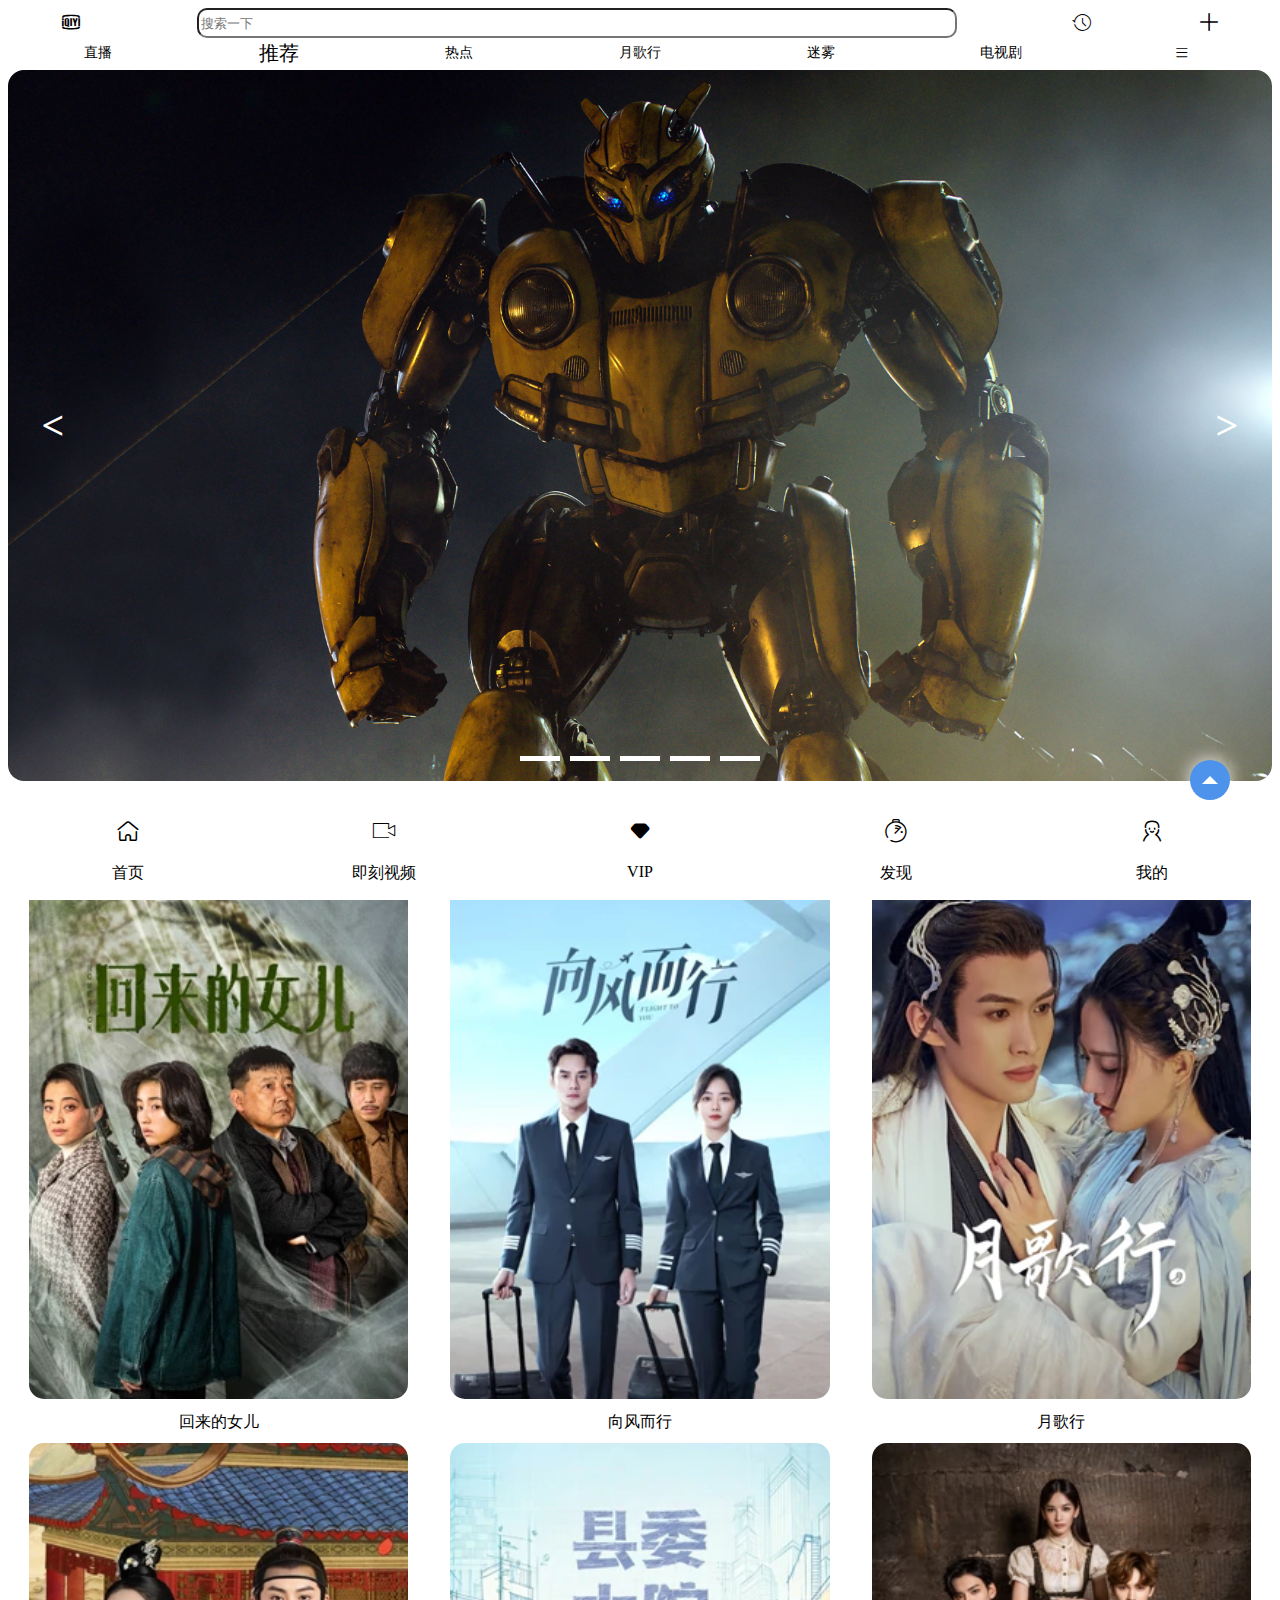
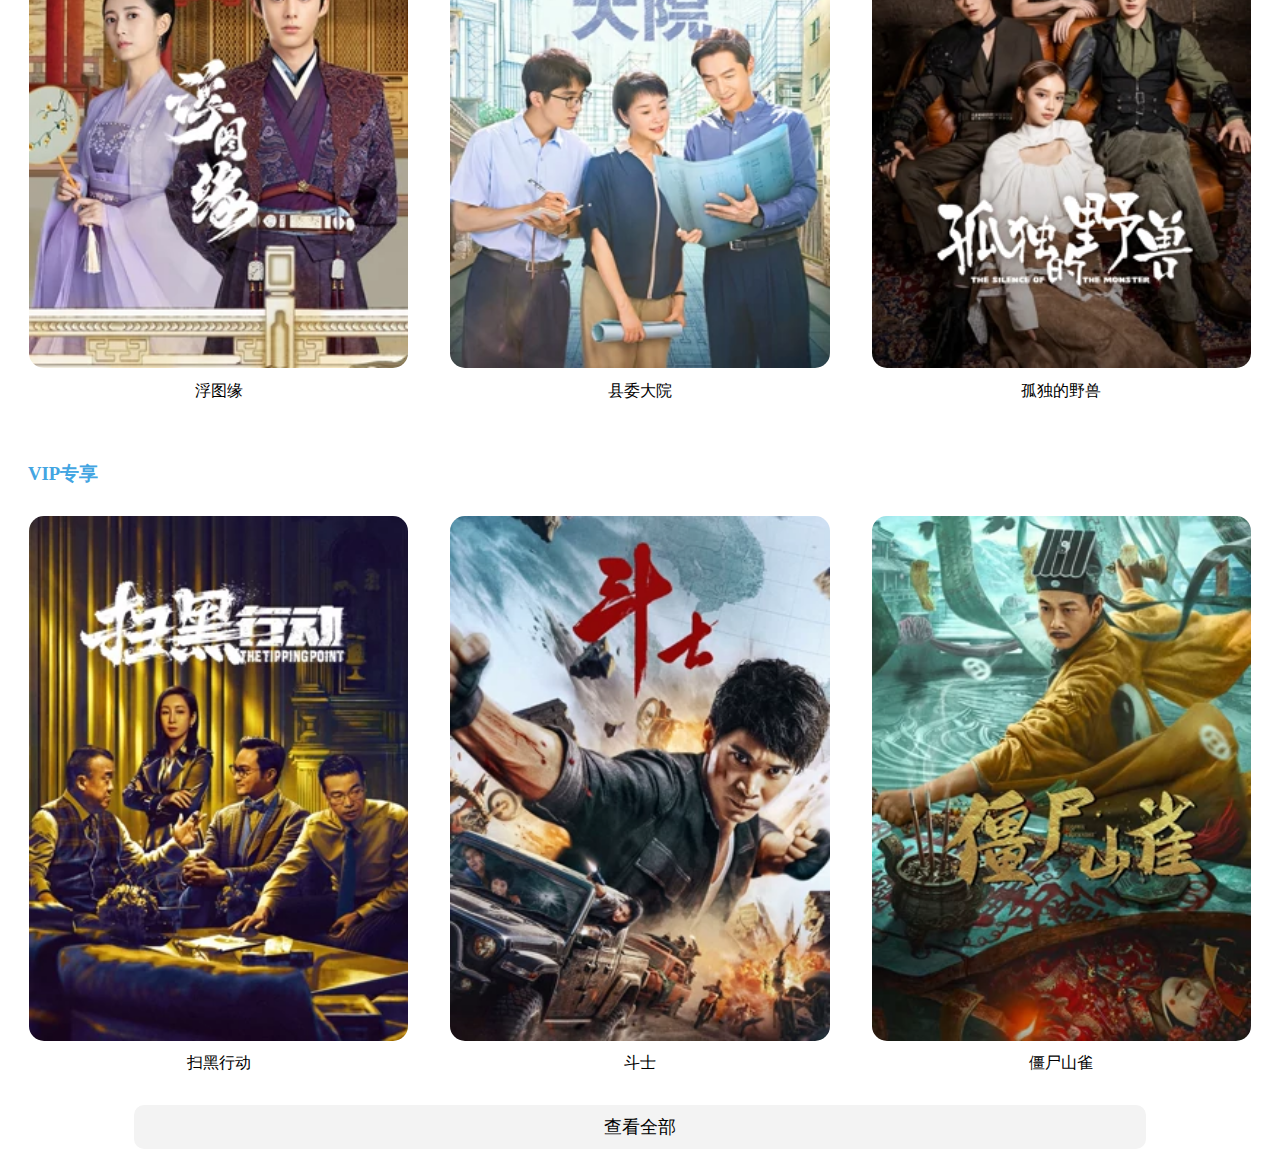
<file: index.html>
<!-- 主页 -->
<!DOCTYPE html>
<html lang="en">
<head>
    <meta charset="UTF-8">
    <meta http-equiv="X-UA-Compatible" content="IE=edge">
    <meta name="viewport" content="width=device-width, initial-scale=1.0">
    <title>20001030314王浩然</title>

    <link rel="stylesheet" type="text/css" href="/css/home.css">
    <link rel="stylesheet" type="text/css" href="/css/iconfont/iconfont.css">

    

</head>
<body>
    <!--上导航-->
    <div id="top">

        <ul id="tn">
            <li>
                <a href="index.html">
                    <span class="iconfont icon-changyonglogo32"></span>
                </a>
            </li>
            <li class="search">
                    <input type="text" placeholder="搜索一下"> 
            </li>
            <li>
                <span class="iconfont icon-lishijilu_o"></span>
            </li>
            <li>
                <span class="iconfont icon-add"></span>
            </li>
        </ul>

    </div>
<!--副首标题-->
    <div class="tap">
        <div class="tt">
            <span>直播</span>
            <span class="cur">推荐</span>
            <span>热点</span>
            <span>月歌行</span>
            <span>迷雾</span>
            <span>电视剧</span>
            <span class="iconfont iconfont icon-31liebiao"></span>
        </div>
    <!--轮播图-->
        <div class="carousel">
            <div class="container">
                <img src="/img/bxjg.jpg" alt="">
                <img src="/img/car.jpg" alt="">
                <img src="/img/dongman1.jpg" alt="">
                <img src="/img/dongman2.jpg" alt="">
                <img src="/img/fcz.jpg" alt="">
            </div>
            <div class="shift">
                <div class="btn1 left" onclick="leftShift()">&lt;</div>
                <div class="btn1 right" onclick="rightShift()">&gt;</div>
            </div>

            <div class="bottom">
                <div class="indicator" onclick="setIndex(0)"></div>
                <div class="indicator" onclick="setIndex(1)"></div>
                <div class="indicator" onclick="setIndex(2)"></div>
                <div class="indicator" onclick="setIndex(3)"></div>
                <div class="indicator" onclick="setIndex(4)"></div>
            </div>
        </div>
    
        <script>
            //显示的图片下标
            let index = 0
            
            function refrech() {
            
            if(index<0){
                //下标小于0时 设置最右边图片
                index=4
            } else if(index > 4){
                //下标超过上限 设置最左边图片
                index = 0
            }

            //获取轮播元素
            let carousel = document.querySelector(".carousel")

            //获取轮播框宽度
            let width = getComputedStyle(carousel).width
            width = Number(width.slice(0,-2))

            carousel.querySelector(".container").style.left=
                index * width *-1 +"px"
            }

            let refrechWrapper = (func) => {
                //refresh装饰器
                return function (...args) {
                    let result = func(...args)
                    refrech()
                    return result
                }
            }

            function leftShift() {
                index--
                refrech()
            }

            function rightShift() {
                index++
                refrech()
            }

            function setIndex(idx){
                index=idx
                refrech()
            }

            refrech()
        </script>
<!--回答首部-->
        <div class="btn">
            <div class="oo"></div>
        </div>

        <script>
            var btn = document.getElementsByClassName("btn")[0];
            window.onscroll = function(){
                var top = document.documentElement.scrollTop;
                top > 300 ? btn.style.right="20px": btn.style.right="-50px"
            }
            btn.onclick = function(){
                var settime =  setInterval(() => {
                    var top =  document.documentElement.scrollTop;
                    top > 0 ? document.documentElement.scrollTop = top -50 : clearInterval(settime);
                }, 2);
            }
        </script>

        <!--首内容-->

        <div class="new">
            <h3>新剧集抢先看</h3>
            <div class="card">
                <div class="x">
                    <img src="/img/find/1.png" alt=""></a>
                    <span>回来的女儿</span>
                </div>
                <div class="x">
                    <img src="/img/find/2.png" alt="">
                    <span>向风而行</span>
                </div>
                <div class="x">
                    <img src="/img/find/3.png" alt="">
                    <span>月歌行</span>
                </div>
                <div class="x">
                    <img src="/img/find/4.png" alt="">
                    <span>浮图缘</span>
                </div>
                <div class="x">
                    <img src="/img/find/5.png" alt="">
                    <span>县委大院</span>
                </div>
                <div class="x">
                    <img src="/img/find/6.png" alt="">
                    <span>孤独的野兽</span>
                </div>
            </div>
            <h3>VIP专享</h3>
            <div class="card">
            
                <div class="x">
                    <img src="/img/find/7.png" alt="">
                    <span>扫黑行动</span>
                </div>
                <div class="x">
                    <img src="/img/find/8.png" alt="">
                    <span>斗士</span>
                </div>
                <div class="x">
                    <img src="/img/find/9.png" alt="">
                    <span>僵尸山雀</span>
                </div>
            </div>
            <div class="aa">查看全部</div>   
        </div>

       


    
<!--下导航-->
    <div id="dibudao">
    <ul id="nav">
        <li>
            <a href="index.html">
                    <span class="iconfont icon-home"></span>
                    <p>首页</p>
            </a>
        </li>        
        <li>
                
            <!--<a href="/pages/video.html">-->
                    <span class="iconfont icon-video"></span>
                    <p>即刻视频</p>
            </a>    
        </li>


        
        <li>
            <a href="/pages/vip.html">
                    <span class="iconfont icon-VIP"></span>
                    <p>VIP</p>
            </a>
        </li>

        <li>
            <a href="/pages/find.html">
                    <span class="iconfont icon-faxian"></span>
                    <p>发现</p>
            </a>
        </li>

        <li>
            <a href="/pages/my.html">
                    <span class="iconfont icon-shouye"></span>
                    <p>我的</p>
            </a>
        </li>

    </ul>
    </div>
</body>
</html>
</file>
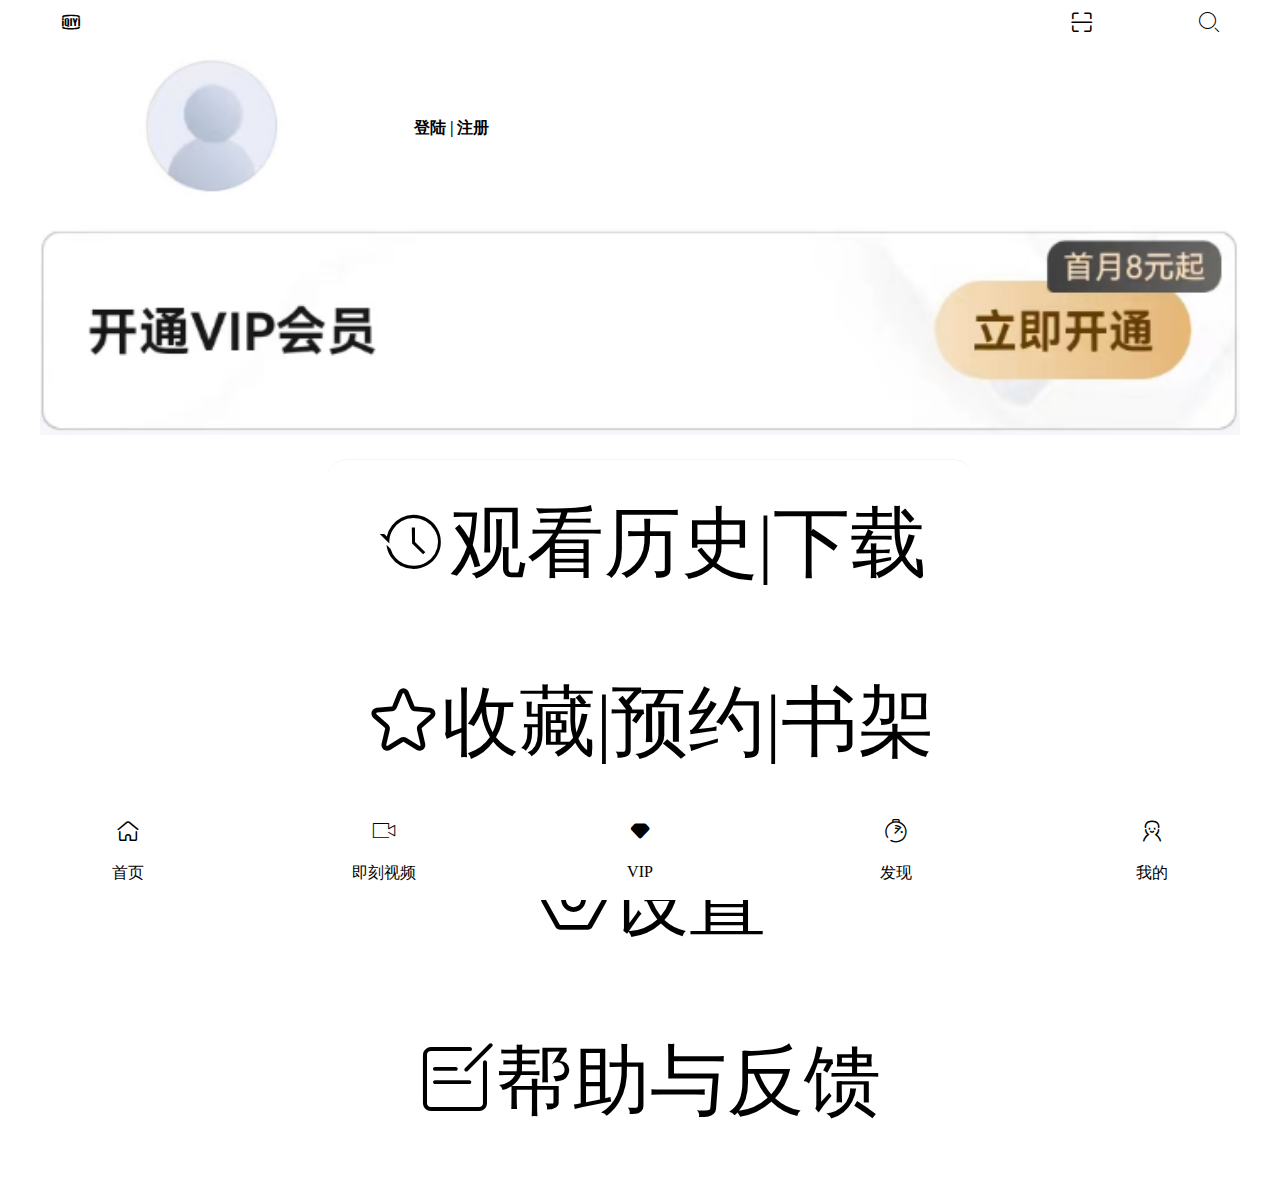
<file: pages/my.html>
<!--个人页面-->
<!DOCTYPE html>
<html lang="en">
<head>
    <meta charset="UTF-8">
    <meta http-equiv="X-UA-Compatible" content="IE=edge">
    <meta name="viewport" content="width=device-width, initial-scale=1.0">
    <title>20001030314王浩然</title>

    <link rel="stylesheet" type="text/css" href="/css/my.css">
    <link rel="stylesheet" type="text/css" href="/css/home.css">
    <link rel="stylesheet" type="text/css" href="/css/iconfont/iconfont.css">
</head>
<body>
    <!--上导航-->
    <div id="top">

        <ul id="tn">
            <li>
                <a href="../index.html">
                    <span class="iconfont icon-changyonglogo32"></span>
                </a>
            </li>
            <li>
                    
            </li>
            <li>
                <span class="iconfont icon-saoma"></span>
            </li>
            <li>
                <span class="iconfont icon-sousuo"></span>
            </li>
        </ul>

    </div>

    <!--内容-->

    <div class="p1">
        <img src="/img/mine/头.png"> 
        <p size="18"><strong>登陆 | 注册</strong></p>
    </div>

    <div class="image">
        <img src="/img/mine/vip.png" alt="">
    </div>

    <div class="card">
        <ul>
            <li>
                <span class="iconfont icon-lishijilu_o">观看历史|下载</span>
            </li>
            <li>
                <span class="iconfont icon-shoucang">收藏|预约|书架</span>
            </li>
            <li>
                <a href="/pages/settings.html">
                    <span class="iconfont icon-shezhi">设置</span>
                </a>
            </li>
            <li>
                <span class="iconfont icon-yijianfankui">帮助与反馈</span>
            </li>
        </ul>
    </div>


    <div>
        <ul>
            
        </ul>
    </div>

    
    <!--下导航-->
    <div id="dibudao">
        <ul id="nav">
            <li>
                <a href="../index.html">
                        <span class="iconfont icon-home"></span>
                        <p>首页</p>
                </a>
            </li>        
            <li>
                    
                <a href="/pages/video.html">
                        <span class="iconfont icon-video"></span>
                        <p>即刻视频</p>
                </a>    
            </li>
    
    
            
            <li>
                <a href="/pages/vip.html">
                        <span class="iconfont icon-VIP"></span>
                        <p>VIP</p>
                </a>
            </li>
    
            <li>
                <a href="/pages/find.html">
                        <span class="iconfont icon-faxian"></span>
                        <p>发现</p>
                </a>
            </li>
    
            <li>
                <a href="/pages/my.html">
                        <span class="iconfont icon-shouye"></span>
                        <p>我的</p>
                </a>
            </li>
    
        </ul>
        </div>
</body>
</html>
</file>
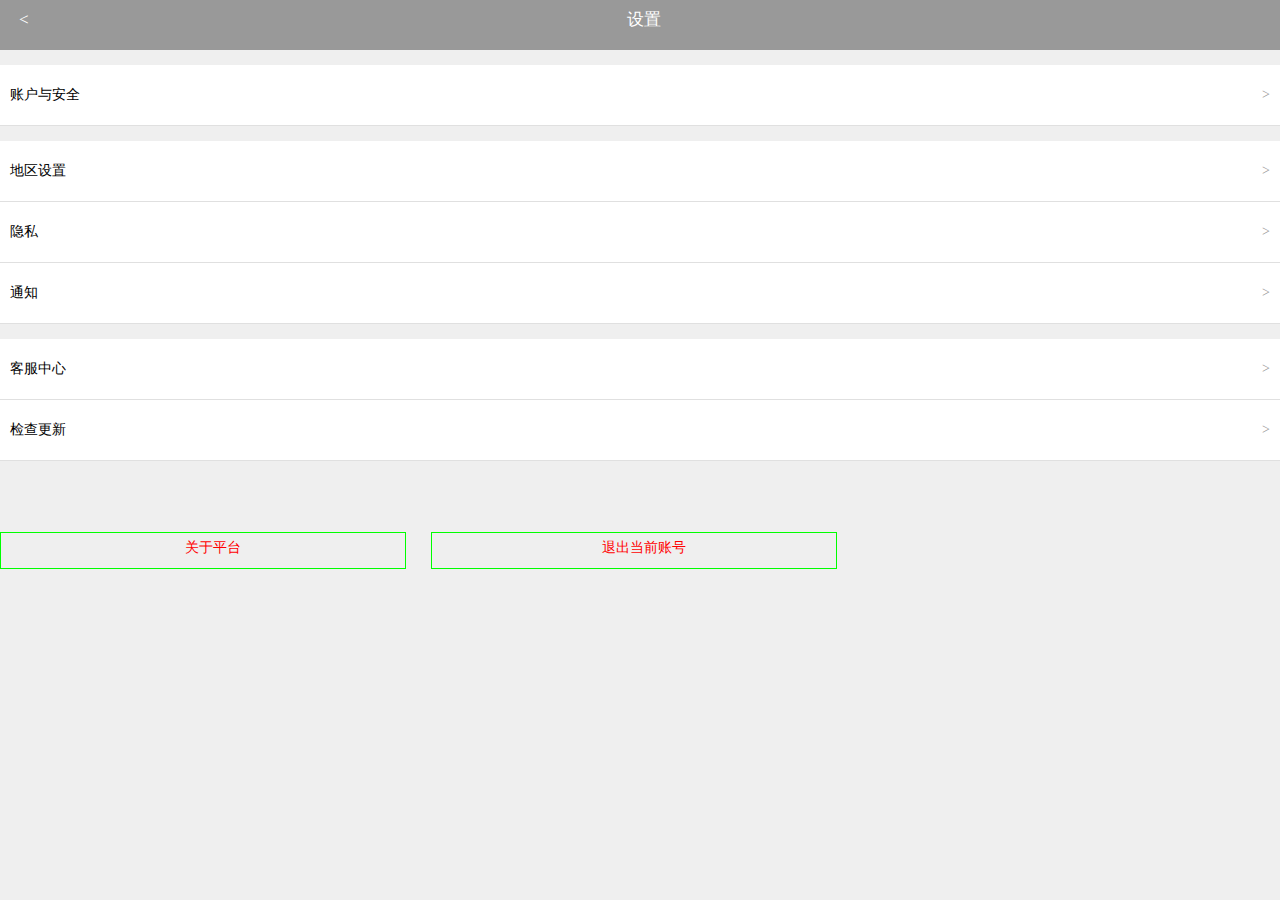
<file: pages/settings.html>
<!-- 设置页面 -->
<!DOCTYPE html>
<html lang="en">
<head>
    <meta charset="UTF-8">
    <meta http-equiv="X-UA-Compatible" content="IE=edge">
    <meta name="viewport" content="width=device-width, initial-scale=1.0">
    <title>20001030314王浩然</title>
    <style>
        body,ul,p{
            padding: 0;
            margin: 0;
        }

        ul{
            list-style: none;
        }

        a{
            text-decoration: none;
            color: #000;
            display: block;
            color: #999;
        }
             
        body{
            background: rgb(239,239,239);
        }

        html{
            font-size: 100px;
        }
             
        .header{
            background: #999;
            height: 50px;
            font-size: 17px;
            color: white;
            padding-left: 19px;
            padding-right: 20px;
            text-align: center;
            line-height: 40px;     
        }
             
        .header>a{ 
            color: white;
            float: left;
        }
             
        .address,.safe,.shezhi,.secret,.view,.service,.check{             
            font-size: 14px;            
            padding-left: 10px;             
            border-bottom: 1px solid #E0E0E0 ;             
            height: 60px;            
            line-height: 60px;            
            padding-right: 10px;            
            background: white;            
        }
             
        .safe{  
            margin-top: 15px;
            margin-bottom: 15px; 
        }
             
        .view{  
            margin-bottom: 15px;
        }
             
        .address>a,.safe>a,.shezhi>a,.secret>a,.view>a,.service>a,.check>a{
            float: right; 
         } /* 让"<"都居右对齐 */

         #other a{
            text-decoration: none;
            display: inline-block;
            width: 30%;
            height: 35px;
            text-align: center;
            line-height: 30px;
            color: #f00;
            border: 1px solid #0f0;
            font-size: 14px;
            padding-left: 20px;
         }  
    </style>
</head>
<body>
    <div class="header">
        <a href="/pages/my.html"> < </a>设置 
    </div>
    <div class="safe"> 
        账户与安全         
         <a href="safe.html"> > </a>        
    </div>        
    <div class="shezhi">        
        地区设置        
        <a href="#"> > </a>        
    </div>         
    <div class="secret">        
        隐私        
        <a href="#"> > </a>        
    </div>        
    <div class="view">        
        通知        
        <a href="http://www.baidu.com"> > </a>        
    </div> 
    <div class="service">
        客服中心
        <a href="#"> > </a>
    </div>     
    <div class="check">
        检查更新
        <a href="#"> > </a>
    </div>          
    <div id="other">                   
        <a href="https://www.autohome.com.cn/"> 关于平台 </a>  
        <a href="https://www.autohome.com.cn/"> 退出当前账号 </a>      
    </div>         
    <script>
        // 写入js——阻止默认事件
        var parent = document.getElementById("other");        
        var a = parent.getElementsByTagName("a"); // 也可以用getquerySelectorAll("a");
        parent.onclick = function(){
            alert("出现错误拉！");
        }
        for(var i = 0; i <a.length; i++) {
            a[i].onclick = function(e){
                // 阻止冒泡
                e.stopPropagation();
                // 阻止默认行为
                e.preventDefault();
                alert(`你点击的超链接为：${this.href},出现错误拉！`);
            }
        }
    </script>
</body>
</html>
</file>
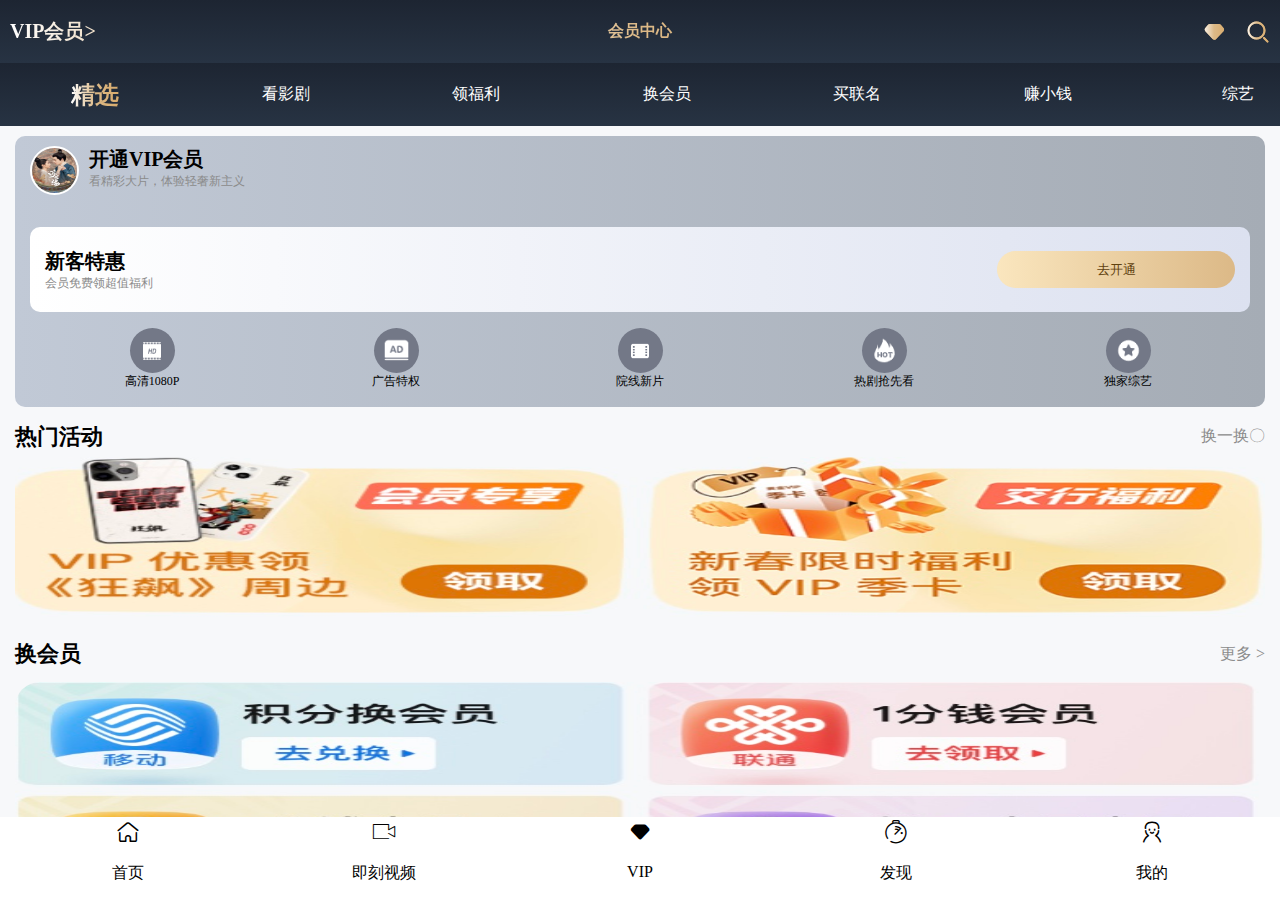
<file: pages/vip.html>
<!-- 设置页面 -->
<!DOCTYPE html>
<html lang="en">

<head>
    <meta charset="UTF-8">
    <meta http-equiv="X-UA-Compatible" content="IE=edge">
    <meta name="viewport" content="width=device-width, initial-scale=1.0">
    <title>20001030314王浩然</title>

    <link rel="stylesheet" type="text/css" href="/css/vip.css">
    <link rel="stylesheet" type="text/css" href="/css/iconfont/iconfont.css">

</head>

<body>
    <header>
        <div class="header_left gradient">
            <a>VIP会员></a>
        </div>

        <div class="header_center absolute_center_flex gradient">
            <a>会员中心</a>
        </div>

        <div class="header_right gradient">
            <a class="iconfont icon-VIP iconcolor"></a>
            <a class="iconfont icon-sousuo iconcolor"></a>
        </div>
    </header>

    <!-- tabs -->
    <div class="tab-control">
        <ul id="tabs" class="tabs"></ul>
    </div>

    <!-- 内容 -->
    <div class="content">
        <!-- 自己card -->
        <div class="card">
            <div class="card_up">
                <div>
                    <img src="../img/1.jpg">
                </div>
                <div class="card_up_text">
                    <a class="up">开通VIP会员</a>
                    <a class="down">看精彩大片，体验轻奢新主义</a>
                </div>
            </div>
            <div class="card_center">
                <div class="card_center_text">
                    <a class="up">新客特惠</a>
                    <a class="down">会员免费领超值福利</a>
                </div>
                <button onclick="luckShow()">去开通</button>
            </div>
            <div class="card_down">
                <ul id="card_tools"></ul>
            </div>
        </div>

        <!-- 热门活动 -->
        <div class="sec_level">
            <div class="title">
                <p>热门活动</p>
                <p class="left">换一换〇</p>
            </div>

            <div class="sec_level_content">
                <img src="../img/vip/hot.jpg">
            </div>
        </div>

        <!-- 换会员 -->
        <div class="sec_level">
            <div class="title">
                <p>换会员</p>
                <p class="left">更多 ></p>
            </div>

            <div class="sec_level_content">
                <img src="../img/vip/changevip.jpg">
            </div>
        </div>

        <!-- VIP+ -->
        <div class="sec_level">
            <div class="title">
                <p>VIP+</p>
                <p class="left">更多 ></p>
            </div>

            <div class="sec_level_content">
                <img src="../img/vip/vipplus.jpg">
            </div>
        </div>

        <div></div>
    </div>

    <!--下导航-->
    <div id="dibudao">
        <ul id="nav">
            <li>
                <a class="footer_icon" href="../index.html">
                    <span class="iconfont icon-home"></span>
                    <p>首页</p>
                </a>
            </li>
            <li>
                <a class="footer_icon">
                    <span class="iconfont icon-video"></span>
                    <p>即刻视频</p>
                </a>
            </li>
            <li>
                <a class="footer_icon" href="/pages/vip.html">
                    <span class="iconfont icon-VIP"></span>
                    <p>VIP</p>
                </a>
            </li>
            <li>
                <a class="footer_icon" href="/pages/find.html">
                    <span class="iconfont icon-faxian"></span>
                    <p>发现</p>
                </a>
            </li>
            <li>
                <a class="footer_icon" href="/pages/my.html">
                    <span class="iconfont icon-shouye"></span>
                    <p>我的</p>
                </a>
            </li>
        </ul>
    </div>

    <!-- 抽奖蒙版 -->
    <div id="luckDraw" class="luck_draw">
        <div class="luckBg">
            <div class="luckWhellBg">
                <div class="luckWhellBgMain rotateStyle">
                </div>
                <div class="wheel-main">
                    <div class="prize-list rotateStyle">
                    </div>
                    <div class="prize_point absolute_center_flex" onclick="prizeRoll()">
                        开始
                    </div>
                </div>
            </div>
        </div>

        <div class="luck_content">
            <p id="luckText">开开心心每一天</p>
            <button onclick="luckNoShow()">退出</button>
        </div>


    </div>
</body>

<script>
    // 初始化
    function init() {
        getData()
    }
    // 生成Tabs
    function createTabs(tabsData) {
        let str = '';

        for (let i = 0; i < tabsData.length; i++) {
            str += `<li class="${i === 0 ? 'show' : ''}">${tabsData[i].name}</li>`;
        }

        document.getElementById('tabs').innerHTML = str;
    }

    // 生成cradTools
    function createCradTools(cradToolsData) {
        let str = '';

        for (let i = 0; i < cradToolsData.length; i++) {
            str += `<li>
                        <div class="card_down_imgbround absolute_center_flex">
                            <img class="${i === 0 || i === 2 ? 'one' : ''}" src="${cradToolsData[i].icon}">
                        </div>
                        <p>${cradToolsData[i].name}</p>
                    </li>`;
        }

        document.getElementById('card_tools').innerHTML = str;
    }

    // JSONDATA取得
    function getData() {
        let xmlhttp;
        if (window.XMLHttpRequest) {
            xmlhttp = new XMLHttpRequest();
        }
        else {
            xmlhttp = new ActiveXObject("Microsoft.XMLHTTP");
        }
        xmlhttp.onreadystatechange = function () {
            if (xmlhttp.readyState == 4 && xmlhttp.status == 200) {
                let jarr = JSON.parse(xmlhttp.responseText);
                createTabs(jarr.tabs);
                createCradTools(jarr.cardTools);
            }
        }
        xmlhttp.open("GET", "vipJsonData.json", true);
        xmlhttp.send();
    }

    const CIRCLE_ANGLE = 360;
    const BIGSIZE = 24;
    let data = [{ //可以随意更改奖项个数
        id: 0,
        prize_name: "5%"
    }, {
        id: 1,
        prize_name: "10%"
    }, {
        id: 2,
        prize_name: "15%"
    }, {
        id: 3,
        prize_name: "20%"
    }
    ];
    let angleList = []; // 记录每个奖的位置
    let gift_id = 3; //中奖ID
    let prizeList = formatPrizeList(data); //有样式的奖品列表
    let index = '';//抽中的是第几个奖品
    let isRotating = false; //为了防止重复点击
    let rotateAngle = 0;
    let bgDom = document.getElementsByClassName('luckWhellBgMain')[0];
    let divDom = document.getElementsByClassName('prize-list')[0];
    prizeAddHtml(prizeList);
    //每个奖增加style
    function formatPrizeList(list) {
        const l = list.length;
        // 计算单个奖项所占的角度
        const average = CIRCLE_ANGLE / l; //60
        const half = average / 2; //30			  
        const rightBig = l == 2 ? '50' : '0';
        const heightBig = l <= 3 ? '100' : '50';
        const topBig = l == 3 ? '-50' : '0';
        const skewMain = l <= 2 ? 0 : -(l - 4) * 90 / l;
        // 循环计算给每个奖项添加style属性
        list.forEach((item, i) => {
            // 每个奖项旋转的位置为 当前 i * 平均值 + 平均值 / 2
            const angle = -(i * average + half);
            const bigAge = l > 2 ? i * 360 / l : '0';
            // 增加 style 这个是给每一个奖项增加的样式
            item.style = `-webkit-transform: rotate(${-angle}deg);
          transform: rotate(${-angle}deg);
          width:${100 / l * 2}%;  
          margin-left: -${100 / l}%;
          font-size:${BIGSIZE - l}px;`;
            //这是给每一个转盘背景新增的样式
            item.style2 = `-webkit-transform: rotate(${bigAge}deg);
          transform: rotate(${bigAge}deg) skewY(${skewMain}deg);
          right:${rightBig * i}%;
          height:${heightBig}%;
          top:${topBig}%;
          width:${l == 1 ? 100 : 50}%;
          background:${item.color}
          `
            // 记录每个奖项的角度范围
            angleList.push(angle);
        });
        return list;
    };
    //奖品赋值到每个奖品中；
    function prizeAddHtml(prizeList) {
        console.log(prizeList)
        //把奖品赋值到.luckWhellBgMain
        let htmlBg = '';
        let htmlDiv = '';
        for (let i = 0, len = prizeList.length; i < len; i++) {
            htmlBg += `<div class="luckWhellSector" style="${prizeList[i].style2}"></div>`;
            htmlDiv += `<div class="prize-item"  style="${prizeList[i].style}">							
          <div>
            ${prizeList[i].prize_name}                
          </div>	
        </div>`
        }
        bgDom.innerHTML = htmlBg;
        divDom.innerHTML = htmlDiv;
    };
    //抽奖
    function prizeRoll() {
        if (isRotating) return false;
        gift_id = Math.floor(1 + Math.random() * prizeList.length);
        console.log(gift_id);
        prizeList.forEach((item, i) => {
            if (item.id == gift_id) index = i; //判断中奖的位置
        });
        rotating(gift_id);
    };
    //转盘转动角度
    function rotating(giftId) {
        isRotating = true;
        const config = {
            duration: 5000,
            circle: 8,
            mode: "ease-in-out"
        }
        // 计算角度
        const angle =
            // 初始角度
            rotateAngle +
            // 多旋转的圈数
            config.circle * CIRCLE_ANGLE +
            // 奖项的角度
            angleList[index] -
            (rotateAngle % CIRCLE_ANGLE);
        rotateAngle = angle;
        bgDom.style.transform = `rotate(${rotateAngle}deg)`
        divDom.style.transform = `rotate(${rotateAngle}deg)`
        // 旋转结束后，允许再次触发
        setTimeout(() => {
            isRotating = false;
            // 恭喜获得20%的开通会员优惠
            let luckText = document.getElementById("luckText");
            luckText.innerText = `恭喜获得${data[giftId].prize_name}的开通会员优惠`
            console.log("抽奖结束");
        }, config.duration + 500);
    }

    let luckDraw = document.getElementById("luckDraw");
    function luckShow() {
        luckDraw.style.display = "flex";
    }

    function luckNoShow() {
        luckDraw.style.display = "none";
    }

    init()
</script>

</html>
</file>
<file: css/home.css>
div,ul,li.top.dao{
	margin: 0;
	padding: 0;
	border: 0;
	font-size: 100%;
	font: inherit;
	vertical-align: baseline;
}   


a{
    text-decoration: none;
    color: black;
    display: block;
}

ul{
    list-style: none;
}

/*bottom dao*/


#nav{
    position:fixed; 
    width: 100%;
    left: 0;
    bottom: 0;
    z-index: 100;
    display: flex;
    background-color: #fff;
}

#nav li{
    width: 20%;
    text-align: center;
}

#nav li span{
    font-size: 24px;
    line-height: 30px;
    display: block; 
}

span {
    position: relative;
    top: -1.5px;
    line-height: 30px;
}

/*top dao*/



#tn{
    text-align: center;
    position:top; 
    width: 100%;
    left: 0;
    bottom: 0;
    z-index: 100;
    display: flex;
    background-color: #fff;
}

#tn li:nth-child(1){
    width: 10%;
    text-align: center;
}

#tn li:nth-child(2){
    width: 70%;
    text-align: center;
}

.search input{
    top: 14px;
    width: 85%;
    height: 80%;
    color: black;
    font: 24px 25px'宋体';
    border: 1;
    border-radius: 10px;
    background-color: white;
}




#tn li:nth-child(3){
    width: 10%;
    text-align: center;   
}


#tn li:nth-child(4){
    width: 10%;
    text-align: center;
}

#tn li span{
    font-size: 24px;
    line-height: 30px;
    display: block; 
}

.shell{
    width: 80%;
    color: #fff;
    font: '微软雅黑';
    border: 0;
    background-color: transparent;
}

.shell a{
    display: flex;
    font-size: 22px;
    color: black;
    position:absolute;
    right: 215px;
    top: 6px;
    width: auto;
    height: auto;
}

.shell a .iconfont {
    margin: 10px 28px;
    transition: .3s;
}

.shell a .iconfont {
    transform: translateX(-80px);
    opacity: 1;
}

/*body*/

.tt {
    display: flex;
    width: 100%;


  }

  .tt>span {
    width: 25%;
    line-height: 32px;
    text-align: center;
    font-size: 14px;
  }

  .tt>.cur {
    font-size: 20px;


    margin-bottom: -1px;
  }

  .tc {

    border-top: none;

    text-align: center;

    display: none;
  }

/*轮播图*/
  .carousel{
    width: 100%;
    height: 100%;

    border-radius: 16px;

    overflow: hidden;

    position: relative;
  }

  .carousel .container{
    width: 100%;
    height: 100%;

    position: relative;
    left: 0;

    display: flex;


    transition: all 1s;
  }

  .carousel .container img {
    width: 100%;
    height: 100%;

    flex-shrink: 0;

    object-fit: cover;
  }

  .carousel .shift .btn1 {
    position: absolute;
    top: 0;
    bottom: 0;
    margin: auto;

    
    color: #fff;

    width: 50px;
    height: 50px;
    border-radius: 8px;

    font-size: 40px;
    font-weight: bold;

    line-height: 50px;
    text-align: center;

    cursor: pointer;

    user-select: none;
  }

  .carousel .shift .left {
    left: 20px;
  }

  .carousel .shift .right{
    right: 20px;
  }

  .carousel .bottom {
    position:absolute;

    bottom: 20px;

    left: 0;
    right: 0;
    margin: 0 auto;

    width: max-content;

    display: flex;
    /*间距*/
    gap: 10px;
  }

  .carousel .bottom .indicator {
    height: 5px;
    width: 40px;

    background-color:#fff;

    cursor: pointer;

    user-select: none;
  }

  /*回到顶部*/

.btn{
    transition: all .2s ease-out;
    box-shadow: 0px 0px 20px 0px rgba(255, 255, 255, 005);
    position: fixed;
    right:50px ;
    
    bottom: 100px;
    width: 40px;
    height: 40px;
    background-color: #4d93ec;
    border-radius: 50%;
    z-index: 999;

     user-select: none;
}

.oo{
    width: 0;
    height: 0;
    transform: translate(12px,8px);
    border-top: 8px solid transparent;
    border-right: 8px solid transparent;
    border-left: 8px solid transparent;
    border-bottom: 8px solid #fff;

    user-select: none;
}

/*内容*/

.new {
  background-color: #fff;
  border-radius: 25px;
  width: 95%;
  margin: auto;
  margin-top: 10px;
  width: 100%;
  margin-bottom: 80px;
  height: 550px;
}

.new h3 {
  color: rgb(67, 165, 226);
  padding: 20px 0px 0px 20px;
}

.card {
  display: flex;
  flex-wrap: wrap;
  justify-content: space-around;
  text-align: center;
  margin-top: 10px;
  width: 100%;
  padding: 10px 0px;
}

.x {
  width: 30%;
}

.x img {
  margin: auto;
  border-radius: 15px;
  width: 100%;
}

.x span {
  line-height: 40px;
}

.aa{
  width: 80%;
  margin: auto;
  margin-top: 10px;
  background-color: #f3f3f3;
  border-radius: 10px;
  text-align: center;
  justify-content: center;
  font-size: 18px;
  padding: 10px 0px;
}

/*手风琴*/

.sf{
  display: flex;
  width: 90vh;
  max-width: 900px;
  height:  400px;
  overflow: hidden;
}

.it{
  position: relative;
  width: 60px;
  margin: 10px;
  cursor: pointer;
  border: 30px;
  background-size: cover;
  background-position: center;
  transition: 0.5s cubic-bezier(0.075, 0.82, 0.165, 1);
  overflow: hidden;
}

.it .shadow{
  position:absolute;
  bottom: 0;
  left: 0;
  right: 0;height: 100px;
  transition: 0.5s cubic-bezier(0.075, 0.82, 0.165, 1);
}

.it .xf{
  display: flex;
  position: absolute;
  left: 10px;
  right: 0;
  bottom: 10px;
  height: 40px;
  transition: 0.5s cubic-bezier(0.075, 0.82, 0.165, 1);
}

.it .xf .xtb{
  min-width: 40px;
  width: 40px;
  height: 40px;
  border-radius: 50%;
  background-color: #fff;
  display: flex;
  justify-content: center;
  align-items: center;
  font-size: 16px;
}

.it:nth-child(1) .iconfont{
  color: black;
}

.it:nth-child(2) .iconfont{
  color: black;
}

.it:nth-child(3) .iconfont{
  color: black;
}

.it:nth-child(4) .iconfont{
  color: black;
}

.it:nth-child(5) .iconfont{
  color: black;
}

.it .xf .tex{
  display: flex;
  flex-direction: column;
  justify-content: center;
  margin-left: 10px;
  color: #fff;
  width: 100%;
}

.it .xf .tex div{
  width: calc(100% - 70px);
  text-overflow: ellipsis;
  overflow: hidden;
  white-space: nowrap;
  opacity: 0;
  transition: opacity 0.5s ease-out;
}

.it .xf .tex .tit{
  font-weight: bold;
  font-size: 18px;
}
.it.active{
  flex: 1;
  margin: 0;
  border-radius: 40px; 
}

.it.active .shadow{
  background: linear-gradient(to top,rgba(0,0,0,0.35) 65%,transparent);
}

.it.active .xf{
  bottom: 20px;
  left: 20px;
}

.it.active .xf .tex div{
  opacity: 1;
}
</file>
<file: css/iconfont/iconfont.css>
@font-face {
  font-family: "iconfont"; /* Project id 3828556 */
  src: url('/iconfont/iconfont.woff2') format('woff2'),
       url('/iconfont/iconfont.woff') format('woff'),
       url('/iconfont/iconfont.ttf') format('truetype');
}

.iconfont {
  font-family: "iconfont" !important;
  /*font-size: 16px;*/
  font-style: normal;
  /*-webkit-font-smoothing: antialiased;*/
  /*-moz-osx-font-smoothing: grayscale;*/
}

.icon-faxian:before {
  content: "\e600";
}

.icon-home:before {
  content: "\e6b8";
}

.icon-video:before {
  content: "\e657";
}

.icon-31liebiao:before {
  content: "\e601";
}

.icon-add:before {
  content: "\e767";
}

.icon-saoma:before {
  content: "\e749";
}

.icon-yijianfankui:before {
  content: "\e662";
}

.icon-shouye:before {
  content: "\e615";
}

.icon-changyonglogo32:before {
  content: "\e719";
}

.icon-tixing:before {
  content: "\e622";
}

.icon-sousuo:before {
  content: "\e86e";
}

.icon-lishijilu_o:before {
  content: "\eb7b";
}

.icon-qianbao:before {
  content: "\e851";
}

.icon-VIP:before {
  content: "\e876";
}

.icon-dianyingpiao:before {
  content: "\e8ae";
}

.icon-shezhi:before {
  content: "\e8b7";
}

.icon-shoucang:before {
  content: "\e8b9";
}
</file>
<file: css/my.css>
.p1{
    display: flex;
    height: 160px;
    width: auto;
}

.p1 img{
    
    border-radius: 50%;
    position: relative;
    left: 10%;
}

.p1 p {
    position: relative;
    color: black;
    left: 20%;
    top: 40%;
}

.img{
    width: auto;
    position: relative;
    display: block;
    text-align: center;
    margin: 0;
    padding: 0;
}

.image{
    padding-top: 20px;
    width: 95%;
    margin: auto;
}
.image img{
    width: 100%;
}

.card{
    position: relative;
    margin-top: 20px;
    font-size: 5vw;
    width: 95%;
    margin-left: 10px;
    border-radius: 20px;
    background-color: white;

}
.card ul{

    
    border-top: 1px solid #f4f4f4;
    
    border-radius: 20px;
    background-color: white;
    line-height: 14vw;
    padding-left: 3vw;
    font-weight: lighter;

    text-align: center;

    
}

.card ul li{
    box-shadow: 4em;
}

.card span{
    font-size: 6vw;
    padding-right: 3vw;

}
</file>
<file: css/vip.css>
/* 绝对居中flex */
.absolute_center_flex {
    display: flex;
    align-items: center;
    justify-content: center;
}

body {
    display: grid;
    grid-template-rows: 7vh 7vh 78vh 8vh;
    margin: 0;
    padding: 0;
    overflow: hidden;
}

ul {
    margin: 0;
    padding: 0;
    list-style: none;
}

/* header */
header {
    display: grid;
    grid-template-columns: 30% 40% 30%;
    align-items: center;
    background-image: linear-gradient(rgb(29, 37, 50), rgb(39, 51, 67));
    padding: 0 10px;
}

.gradient {
    background-image: linear-gradient(to right, rgb(255, 255, 255), rgb(220, 185, 135), rgb(216, 171, 108));
    color: transparent;
    background-clip: text;
    -webkit-background-clip: text;
}

.header_left {
    font-weight: bold;
    font-size: 20px;
}

.header_center {
    font-weight: bold;
    font-size: 16px;
}

.header_right {
    display: flex;
    justify-content: flex-end;
}

.icon-sousuo {
    margin-left: 20px;
}

.iconcolor {
    font-weight: bold;
    font-size: 24px;
    background-image: linear-gradient(to right, rgb(255, 255, 255), rgb(220, 185, 135), rgb(216, 171, 108));
    color: transparent;
    background-clip: text;
    -webkit-background-clip: text;
}

/* tab */
.tab-control {
    width: 100%;
    background-image: linear-gradient(rgb(29, 37, 50), rgb(39, 51, 67));
}

.tab-control ul {
    height: 100%;
    display: grid;
    grid-template-columns: repeat(19, 15%);
    overflow: scroll hidden;
    justify-items: center;
    align-items: center;
    margin-right: 10px;
    color: #fff;
}

.tab-control .show {
    font-weight: bold;
    font-size: 24px;
    background-image: linear-gradient(to right, rgb(255, 255, 255), rgb(220, 185, 135), rgb(216, 171, 108));
    color: transparent;
    background-clip: text;
    -webkit-background-clip: text;
}

/* 内容 */
.content {
    display: grid;
    grid-template-rows: 40% 30% 40% 20% 10%;
    overflow: hidden scroll;
    background-color: rgb(247, 248, 250);
}

/* 自己card */
.card {
    margin: 10px 15px 0 15px;
    padding: 0 15px;
    background-image: linear-gradient(to right, rgb(193, 201, 214), rgb(165, 172, 181));
    border-radius: 10px;
    display: grid;
    grid-template-rows: 30% 35% 35%;
}

.card_up {
    display: flex;
    flex-direction: row;
    margin: 10px 0 0 0;
}

.card_up img {
    width: 5vh;
    height: 5vh;
    border-radius: 50%;
    border: 2px solid #fff;
}

.card_up_text {
    margin-left: 10px;
}

.card_up_text .up {
    font-size: 20px;
    font-weight: bold;
}

.card_up_text .down {
    font-size: 12px;
    color: #8b8b8b;
}

.card_center {
    margin: 10px 0 0 0;
    padding: 5px 15px;
    background-image: linear-gradient(to right, rgb(255, 255, 255), rgb(220, 225, 240));
    border-radius: 10px;
    display: flex;
    justify-content: space-between;
    align-items: center;
}

.card_center button {
    height: 50%;
    width: 20%;
    border: 0;
    border-radius: 20px;
    background-image: linear-gradient(to right, rgb(250, 230, 190), rgb(220, 185, 135));
    color: rgb(95, 65, 15);
}

.card_center_text .up {
    font-size: 20px;
    font-weight: bold;
}

.card_center_text .down {
    font-size: 12px;
    color: #8b8b8b;
}

.card_down ul {
    display: grid;
    grid-template-columns: repeat(5, 20%);
    align-items: center;
    height: 100%;
}

.card_down li {
    display: flex;
    flex-direction: column;
    align-items: center;
    justify-content: center;
}

.card_down_imgbround {
    background-color: rgb(115, 120, 135);
    border-radius: 50%;
    width: 5vh;
    height: 5vh;
}

.card_down li img {
    width: 3vh;
    height: 3vh;
}

.card_down_imgbround .one {
    width: 2vh;
    height: 2vh;
}

.card_down li p {
    margin: 0;
    font-size: 12px;
}

/* 热门活动 */
.sec_level {
    margin: 10px 15px 0 15px;
    display: grid;
    grid-template-rows: 20% 80%;
}

.sec_level .title {
    display: flex;
    justify-content: space-between;
    align-items: center;
}

.sec_level p {
    font-size: 22px;
    font-weight: bold;
}

.sec_level .title .left {
    font-size: 16px;
    color: #8b8b8b;
    font-weight: unset;
}

.sec_level_content img {
    border-radius: 25px;
    width: 100%;
    height: 100%;
}

/* 抽奖蒙版 */
.luck_draw {
    position: absolute;
    background-color: rgb(0, 0, 0, 50%);
    width: 100%;
    height: 100%;
    z-index: 1080;
    color: #fff;
    flex-direction: column;
    display: none;
    justify-content: center;
}

.luckBg {
    background: #ffcf49;
    width: 20rem;
    height: 20rem;
    border-radius: 50%;
    margin: 0 auto;
    padding: 5px;
}

.luckWhellBg,
.luckWhellBgMain {
    background: #fff;
    width: 100%;
    height: 100%;
    border-radius: 50%;
    position: relative;
    overflow: hidden;
}

.rotateStyle {
    -webkit-transition: transform 5000ms ease-in-out;
    transition: transform 5000ms ease-in-out;
}

.luckWhellSector {
    position: absolute;
    top: 0;
    right: 0;
    transform-origin: 0% 100%;
    border: 1px solid #facd89;
    border-right: 0;
    border-top: 0;
    box-sizing: border-box;
}

.luckWhellSector:nth-child(2n) {
    position: absolute;
    background: #fff3d8;
}

.wheel-main {
    position: absolute;
    left: 0;
    right: 0;
    top: 0;
    bottom: 0;
    width: 100%;
    height: 100%;
    z-index: 2;
}

.prize-list {
    width: 100%;
    height: 100%;
    position: relative;
}

.prize-item {
    position: absolute;
    left: 50%;
    height: 50%;
    padding-top: 15%;
    box-sizing: border-box;
    text-align: center;
    transform-origin: 50% 100%;
    color: #F83C0E;
}

.prize_point {
    position: absolute;
    left: 50%;
    background: #ff3a60;
    width: 4rem;
    height: 4rem;
    top: 50%;
    margin-left: -2rem;
    margin-top: -2rem;
    border-radius: 50%;
}

.prize_point::after {
    position: absolute;
    left: 50%;
    top: -1.5rem;
    width: 0;
    height: 0;
    margin-left: -1rem;
    border: 1rem solid;
    border-color: transparent transparent #ff3a60;
    content: '';
}

.luck_content {
    display: flex;
    align-items: center;
    flex-direction: column;
}

.luck_content button {
    height: 50%;
    width: 25%;
    border: 0;
    border-radius: 20px;
    background-image: linear-gradient(to right, rgb(250, 230, 190), rgb(220, 185, 135));
    color: rgb(95, 65, 15);
}

/* footer */
#nav {
    position: fixed;
    width: 100%;
    left: 0;
    bottom: 0;
    z-index: 100;
    display: flex;
    background-color: #fff;
}

#nav li {
    width: 20%;
    text-align: center;
}

#nav li span {
    font-size: 24px;
    line-height: 30px;
    display: block;
}

a {
    text-decoration: none;
    display: block;
}

.footer_icon {
    color: black;
}

/* 自定义滚动条样式 */
.tabs::-webkit-scrollbar {
    height: 6px;
    background-color: #e6e6e6;
}

.tabs::-webkit-scrollbar-thumb {
    border-radius: 5px;
    background: rgba(0, 0, 0, 0.3);
}
</file>
